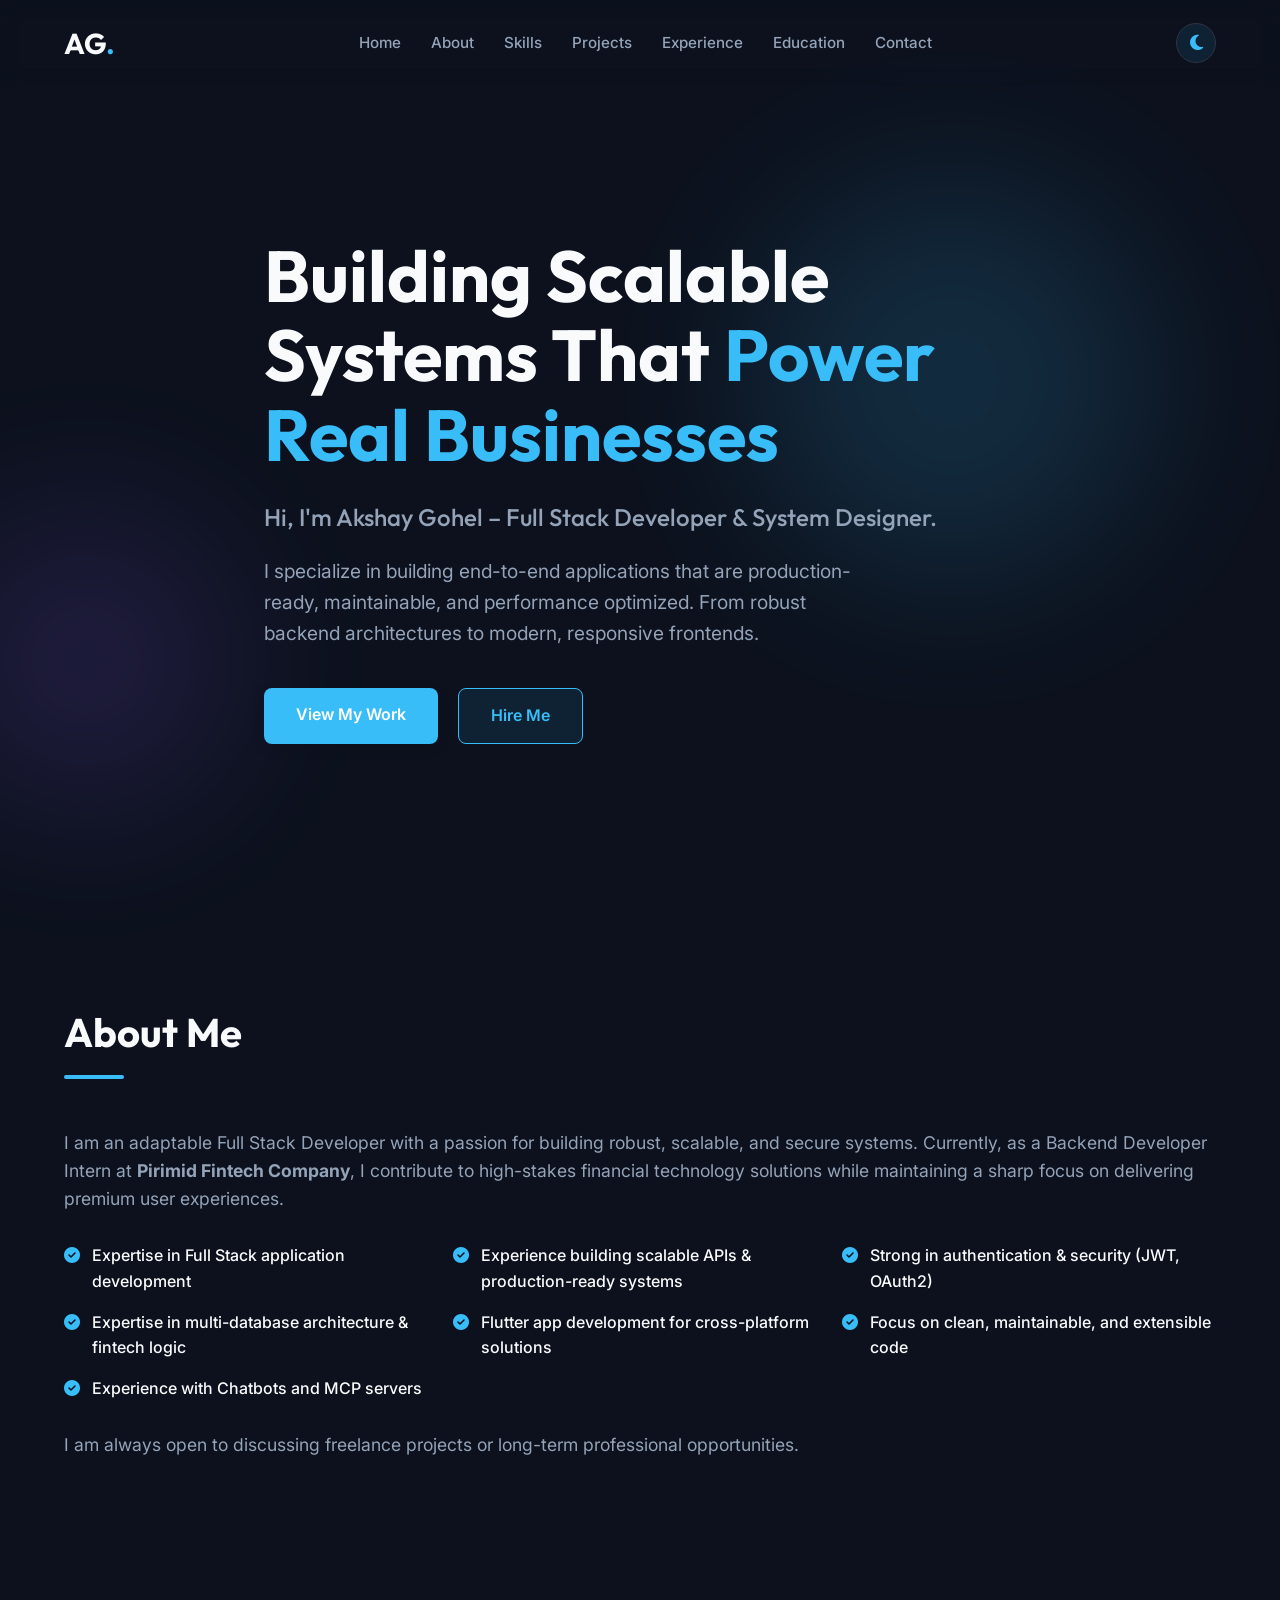
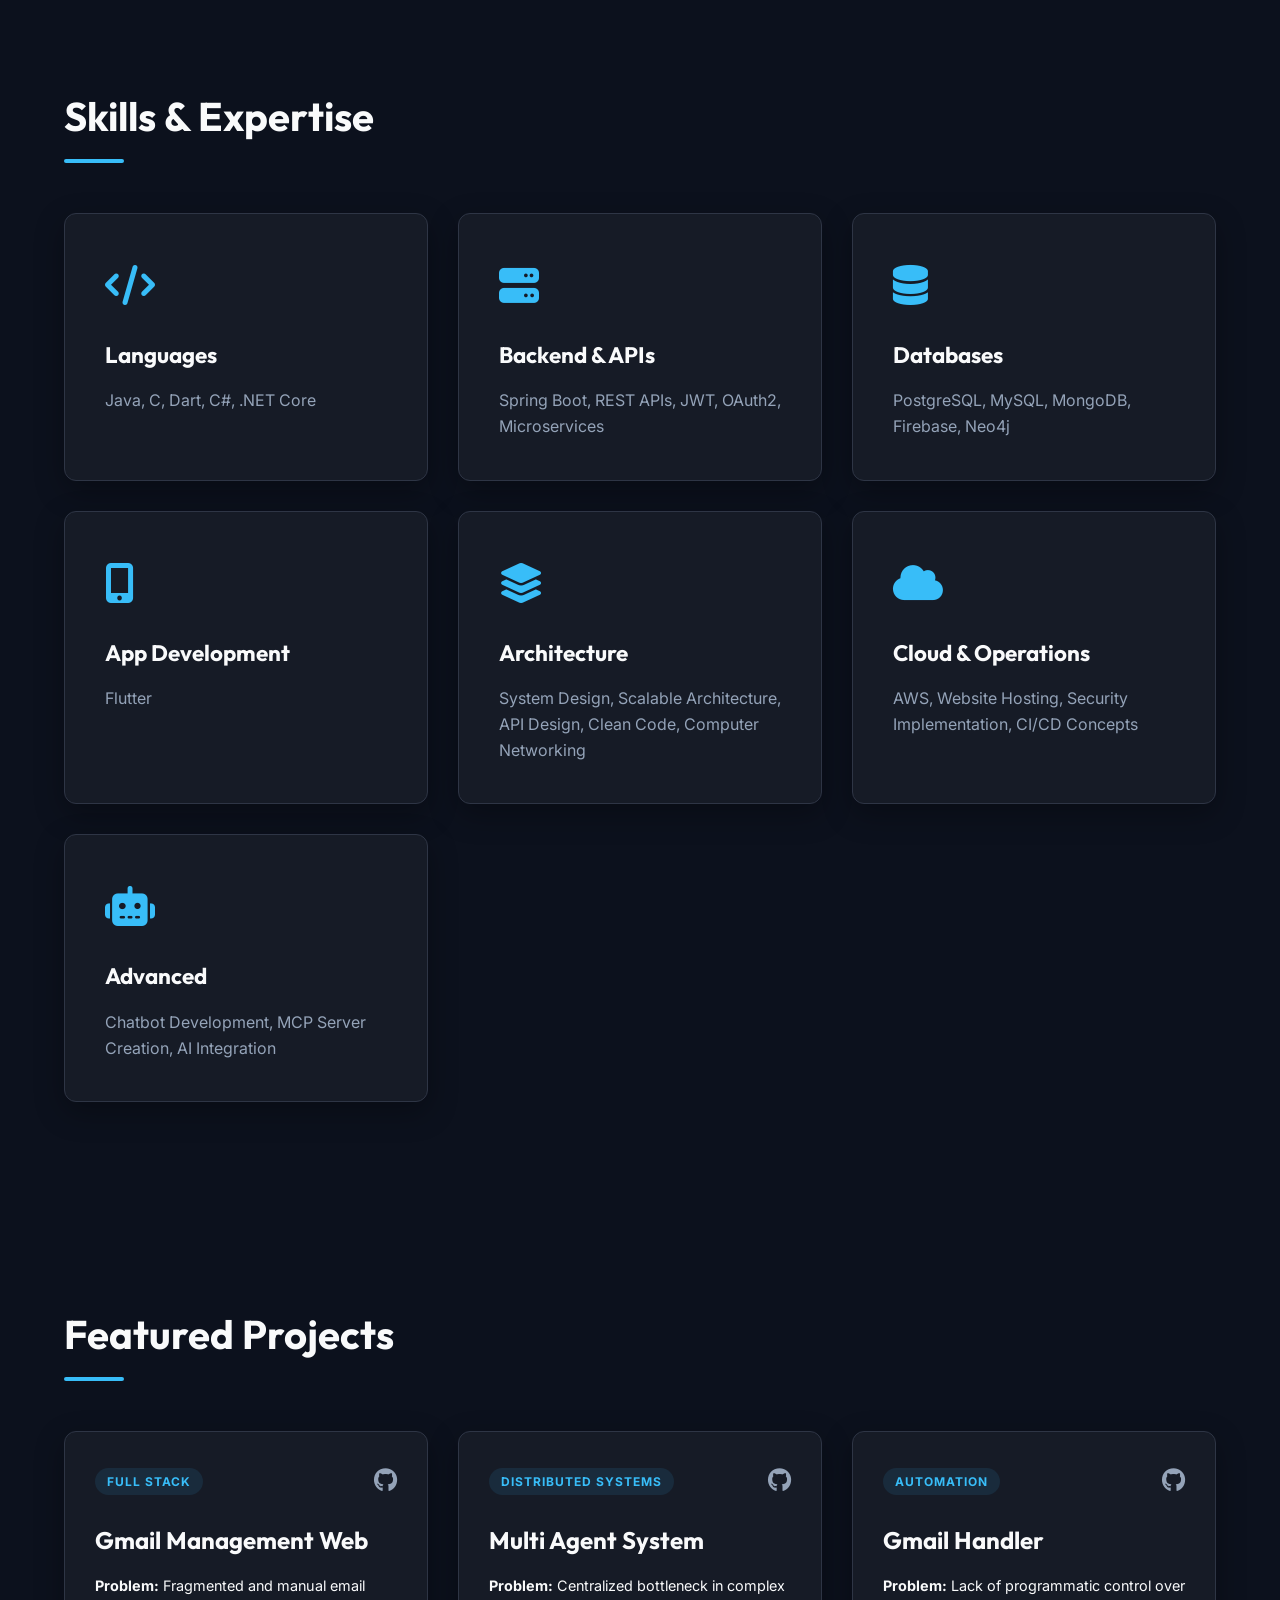
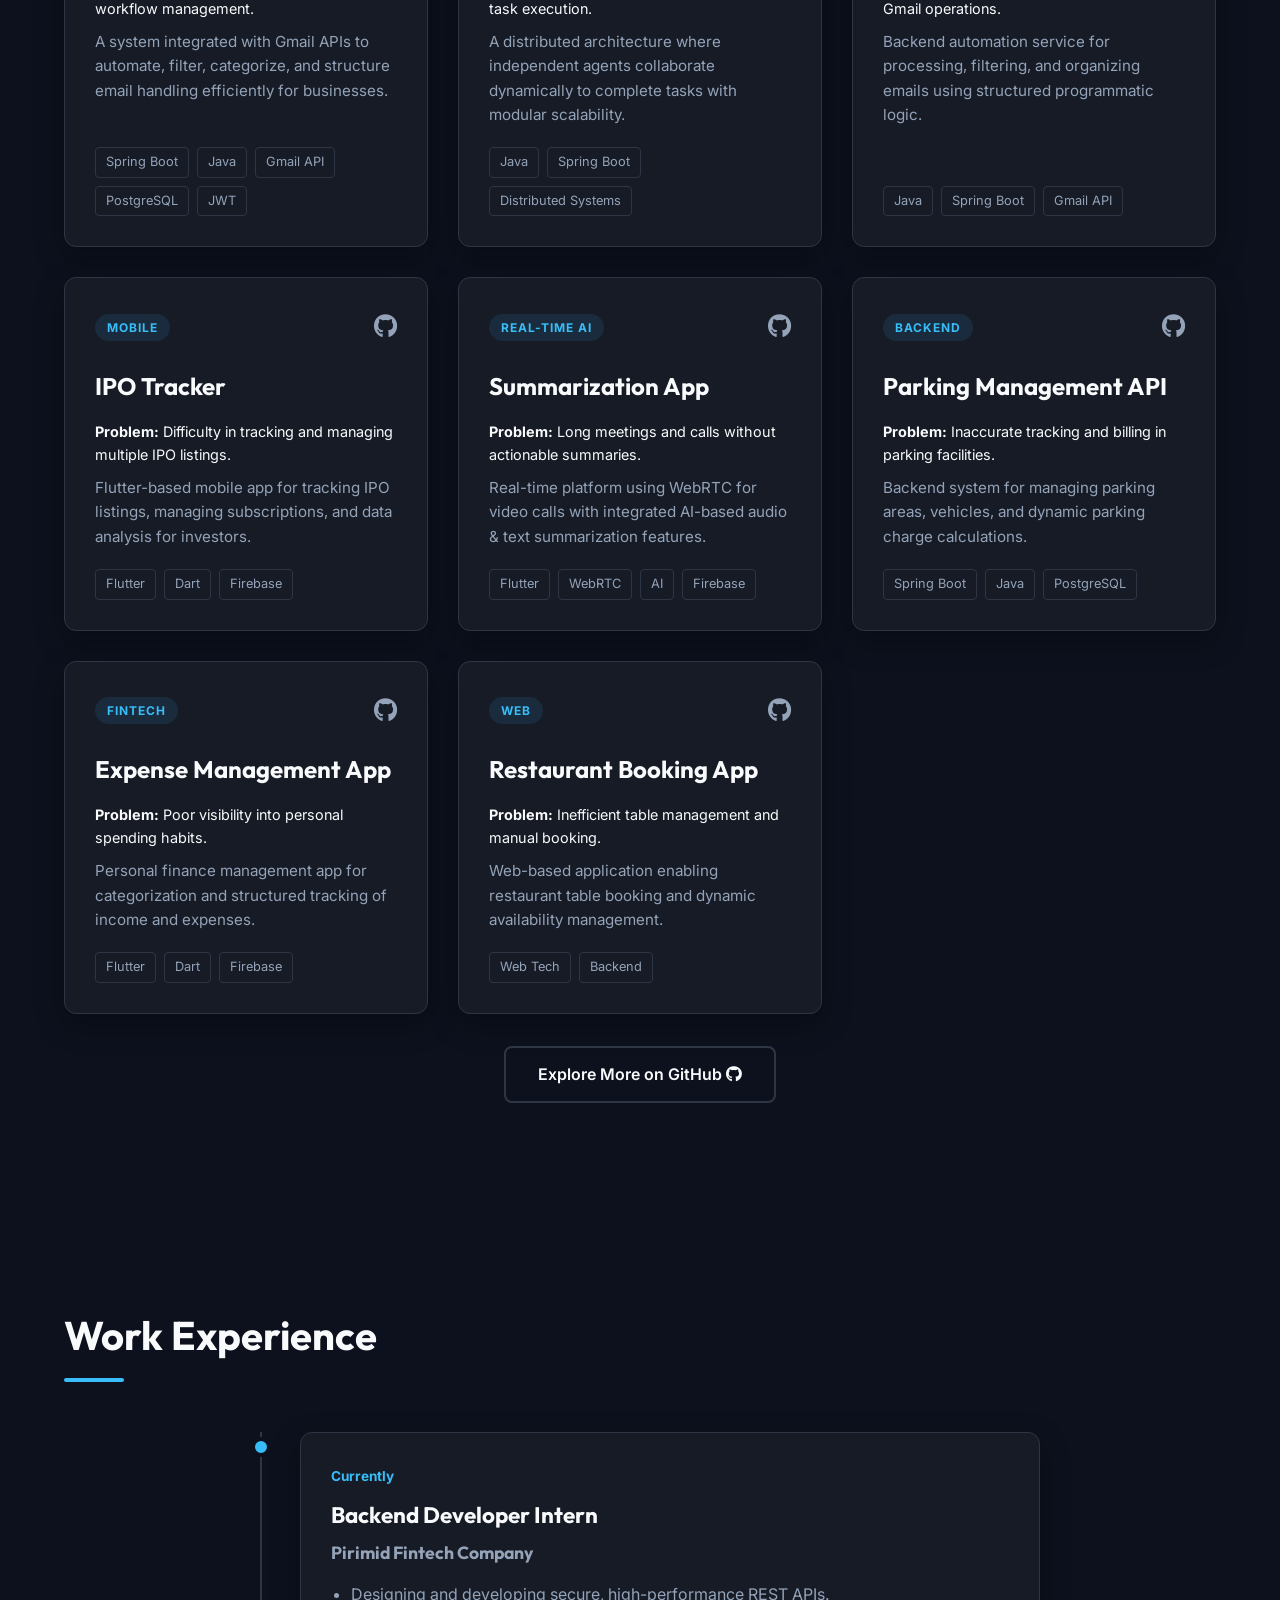
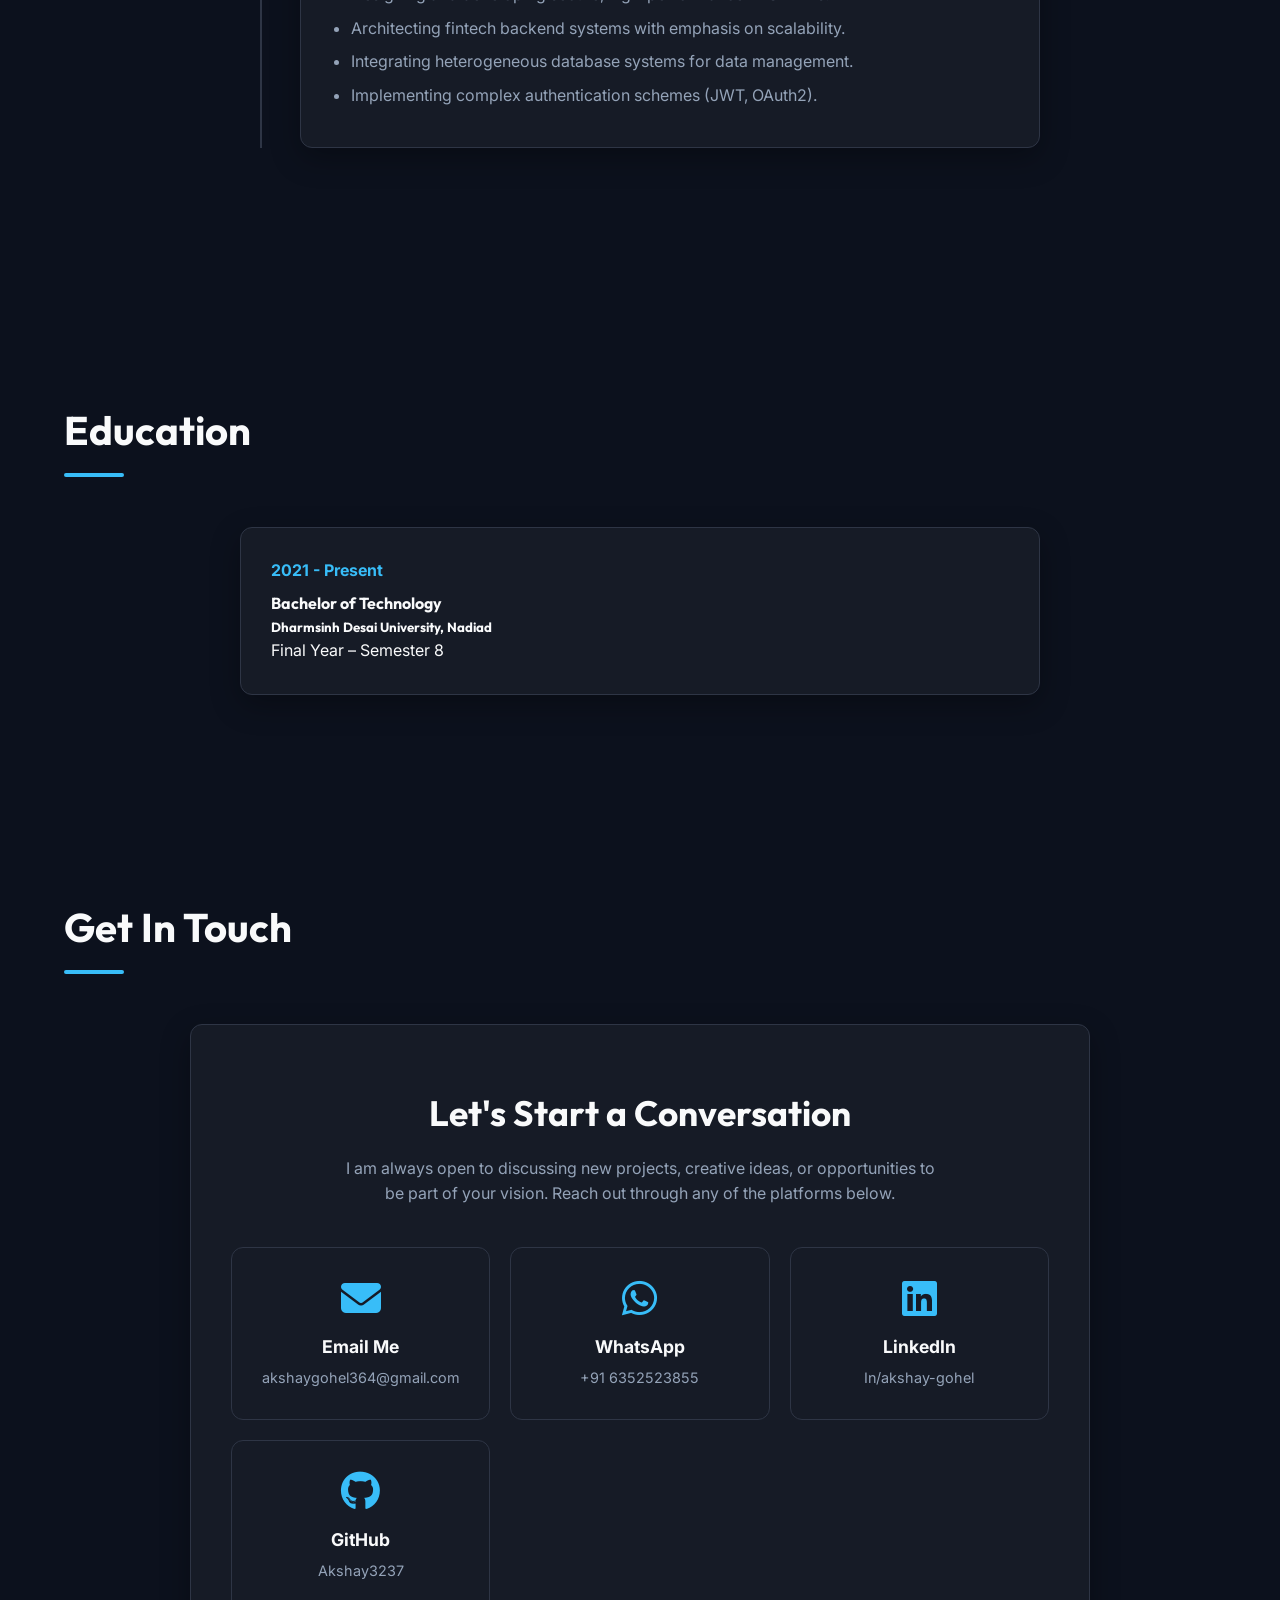
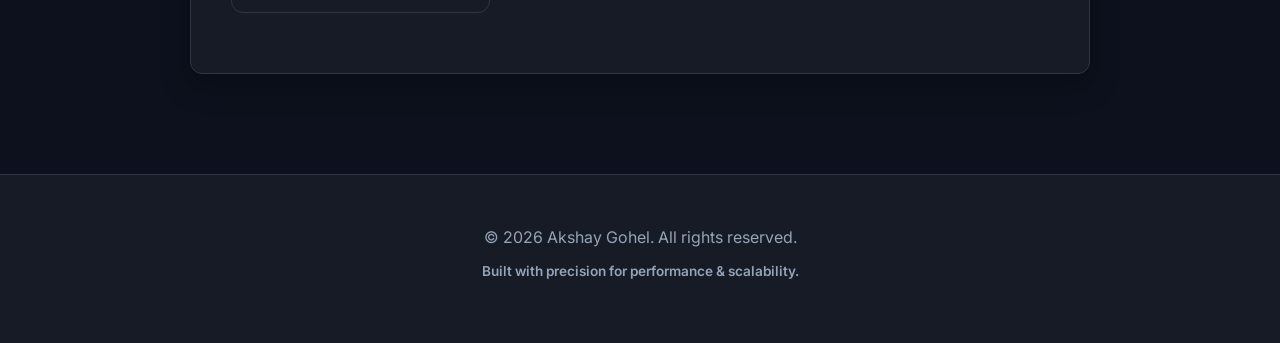
<file: index.html>
<!DOCTYPE html>
<html lang="en">

<head>
    <meta charset="UTF-8">
    <meta name="viewport" content="width=device-width, initial-scale=1.0">
    <title>Akshay Gohel | Full Stack Developer</title>
    <meta name="description"
        content="Portfolio of Akshay Gohel - Full Stack Developer specializing in production-ready systems, fintech solutions, and scalable architectures.">
    <link rel="stylesheet" href="style.css">
    <link rel="preconnect" href="https://fonts.googleapis.com">
    <link rel="preconnect" href="https://fonts.gstatic.com" crossorigin>
    <link
        href="https://fonts.googleapis.com/css2?family=Inter:wght@300;400;500;600;700;800&family=Outfit:wght@300;400;500;600;700;800&display=swap"
        rel="stylesheet">
    <link rel="stylesheet" href="https://cdnjs.cloudflare.com/ajax/libs/font-awesome/6.4.0/css/all.min.css">
</head>

<body class="theme-dark">
    <nav class="navbar" id="navbar">
        <div class="container nav-container">
            <a href="#home" class="logo">AG<span>.</span></a>
            <ul class="nav-links">
                <li><a href="#home">Home</a></li>
                <li><a href="#about">About</a></li>
                <li><a href="#skills">Skills</a></li>
                <li><a href="#projects">Projects</a></li>
                <li><a href="#experience">Experience</a></li>
                <li><a href="#education">Education</a></li>
                <li><a href="#contact">Contact</a></li>
            </ul>
            <div class="nav-actions">
                <div class="theme-switcher">
                    <button id="theme-btn" class="theme-btn" title="Switch Theme">
                        <i class="fas fa-moon"></i>
                    </button>
                    <div class="theme-dropdown" id="theme-dropdown">
                        <button data-theme="dark"><i class="fas fa-moon"></i> Dark</button>
                        <button data-theme="blue"><i class="fas fa-building"></i> Blue</button>
                        <button data-theme="light"><i class="fas fa-sun"></i> Light</button>
                    </div>
                </div>
                <button class="menu-toggle" id="menu-toggle">
                    <i class="fas fa-bars"></i>
                </button>
            </div>
        </div>
    </nav>

    <header id="home" class="hero">
        <div class="container hero-content">
            <h1 class="fade-in">Building Scalable Systems That <span>Power Real Businesses</span></h1>
            <h2 class="slide-up">Hi, I'm Akshay Gohel – Full Stack Developer & System Designer.</h2>
            <p class="slide-up">I specialize in building end-to-end applications that are production-ready,
                maintainable, and performance optimized. From robust backend architectures to modern, responsive
                frontends.</p>
            <div class="hero-btns slide-up">
                <a href="#projects" class="btn btn-primary">View My Work</a>
                <a href="#contact" class="btn btn-secondary">Hire Me</a>
            </div>
        </div>
        <div class="hero-shapes">
            <div class="shape shape-1"></div>
            <div class="shape shape-2"></div>
        </div>
    </header>

    <section id="about" class="about section">
        <div class="container">
            <h3 class="section-title">About Me</h3>
            <div class="about-grid">
                <div class="about-text">
                    <p>I am an adaptable Full Stack Developer with a passion for building robust, scalable, and secure
                        systems. Currently, as a Backend Developer Intern at <strong>Pirimid Fintech Company</strong>, I
                        contribute to high-stakes financial technology solutions while maintaining a sharp focus on
                        delivering premium user experiences.</p>
                    <ul class="about-highlights">
                        <li><i class="fas fa-check-circle"></i> Expertise in Full Stack application development</li>
                        <li><i class="fas fa-check-circle"></i> Experience building scalable APIs & production-ready
                            systems</li>
                        <li><i class="fas fa-check-circle"></i> Strong in authentication & security (JWT, OAuth2)</li>
                        <li><i class="fas fa-check-circle"></i> Expertise in multi-database architecture & fintech logic
                        </li>
                        <li><i class="fas fa-check-circle"></i> Flutter app development for cross-platform solutions
                        </li>
                        <li><i class="fas fa-check-circle"></i> Focus on clean, maintainable, and extensible code</li>
                        <li><i class="fas fa-check-circle"></i> Experience with Chatbots and MCP servers</li>
                    </ul>
                    <p>I am always open to discussing freelance projects or long-term professional opportunities.</p>
                </div>
            </div>
        </div>
    </section>

    <section id="skills" class="skills section">
        <div class="container">
            <h3 class="section-title">Skills & Expertise</h3>
            <div class="skills-grid">
                <div class="skill-card">
                    <div class="skill-icon"><i class="fas fa-code"></i></div>
                    <h4>Languages</h4>
                    <p>Java, C, Dart, C#, .NET Core</p>
                </div>
                <div class="skill-card">
                    <div class="skill-icon"><i class="fas fa-server"></i></div>
                    <h4>Backend & APIs</h4>
                    <p>Spring Boot, REST APIs, JWT, OAuth2, Microservices</p>
                </div>
                <div class="skill-card">
                    <div class="skill-icon"><i class="fas fa-database"></i></div>
                    <h4>Databases</h4>
                    <p>PostgreSQL, MySQL, MongoDB, Firebase, Neo4j</p>
                </div>
                <div class="skill-card">
                    <div class="skill-icon"><i class="fas fa-mobile-alt"></i></div>
                    <h4>App Development</h4>
                    <p>Flutter</p>
                </div>
                <div class="skill-card">
                    <div class="skill-icon"><i class="fas fa-layer-group"></i></div>
                    <h4>Architecture</h4>
                    <p>System Design, Scalable Architecture, API Design, Clean Code, Computer Networking</p>
                </div>
                <div class="skill-card">
                    <div class="skill-icon"><i class="fas fa-cloud"></i></div>
                    <h4>Cloud & Operations</h4>
                    <p>AWS, Website Hosting, Security Implementation, CI/CD Concepts</p>
                </div>
                <div class="skill-card">
                    <div class="skill-icon"><i class="fas fa-robot"></i></div>
                    <h4>Advanced</h4>
                    <p>Chatbot Development, MCP Server Creation, AI Integration</p>
                </div>
            </div>
        </div>
    </section>

    <section id="projects" class="projects section">
        <div class="container">
            <h3 class="section-title">Featured Projects</h3>
            <div class="projects-grid">
                <!-- Project 1 -->
                <div class="project-card">
                    <div class="project-header">
                        <span class="project-tag">Full Stack</span>
                        <a href="https://github.com/Akshay3237/Gmail_management_web" target="_blank"
                            class="github-link"><i class="fab fa-github"></i></a>
                    </div>
                    <h4>Gmail Management Web</h4>
                    <p class="problem"><strong>Problem:</strong> Fragmented and manual email workflow management.</p>
                    <p class="desc">A system integrated with Gmail APIs to automate, filter, categorize, and structure
                        email handling efficiently for businesses.</p>
                    <div class="tech-stack">
                        <span>Spring Boot</span><span>Java</span><span>Gmail
                            API</span><span>PostgreSQL</span><span>JWT</span>
                    </div>
                </div>

                <!-- Project 2 -->
                <div class="project-card">
                    <div class="project-header">
                        <span class="project-tag">Distributed Systems</span>
                        <a href="https://github.com/Akshay3237/multiAgentSystem1" target="_blank" class="github-link"><i
                                class="fab fa-github"></i></a>
                    </div>
                    <h4>Multi Agent System</h4>
                    <p class="problem"><strong>Problem:</strong> Centralized bottleneck in complex task execution.</p>
                    <p class="desc">A distributed architecture where independent agents collaborate dynamically to
                        complete tasks with modular scalability.</p>
                    <div class="tech-stack">
                        <span>Java</span><span>Spring Boot</span><span>Distributed Systems</span>
                    </div>
                </div>

                <!-- Project 3 -->
                <div class="project-card">
                    <div class="project-header">
                        <span class="project-tag">Automation</span>
                        <a href="https://github.com/Akshay3237/gmail_handler" target="_blank" class="github-link"><i
                                class="fab fa-github"></i></a>
                    </div>
                    <h4>Gmail Handler</h4>
                    <p class="problem"><strong>Problem:</strong> Lack of programmatic control over Gmail operations.</p>
                    <p class="desc">Backend automation service for processing, filtering, and organizing emails using
                        structured programmatic logic.</p>
                    <div class="tech-stack">
                        <span>Java</span><span>Spring Boot</span><span>Gmail API</span>
                    </div>
                </div>

                <!-- Project 4 -->
                <div class="project-card">
                    <div class="project-header">
                        <span class="project-tag">Mobile</span>
                        <a href="https://github.com/Akshay3237/IPO_Tracker" target="_blank" class="github-link"><i
                                class="fab fa-github"></i></a>
                    </div>
                    <h4>IPO Tracker</h4>
                    <p class="problem"><strong>Problem:</strong> Difficulty in tracking and managing multiple IPO
                        listings.</p>
                    <p class="desc">Flutter-based mobile app for tracking IPO listings, managing subscriptions, and data
                        analysis for investors.</p>
                    <div class="tech-stack">
                        <span>Flutter</span><span>Dart</span><span>Firebase</span>
                    </div>
                </div>

                <!-- Project 5 -->
                <div class="project-card">
                    <div class="project-header">
                        <span class="project-tag">Real-time AI</span>
                        <a href="https://github.com/Akshay3237/Summarization" target="_blank" class="github-link"><i
                                class="fab fa-github"></i></a>
                    </div>
                    <h4>Summarization App</h4>
                    <p class="problem"><strong>Problem:</strong> Long meetings and calls without actionable summaries.
                    </p>
                    <p class="desc">Real-time platform using WebRTC for video calls with integrated AI-based audio &
                        text summarization features.</p>
                    <div class="tech-stack">
                        <span>Flutter</span><span>WebRTC</span><span>AI</span><span>Firebase</span>
                    </div>
                </div>

                <!-- Project 6 -->
                <div class="project-card">
                    <div class="project-header">
                        <span class="project-tag">Backend</span>
                        <a href="https://github.com/Akshay3237/parking_management_api" target="_blank"
                            class="github-link"><i class="fab fa-github"></i></a>
                    </div>
                    <h4>Parking Management API</h4>
                    <p class="problem"><strong>Problem:</strong> Inaccurate tracking and billing in parking facilities.
                    </p>
                    <p class="desc">Backend system for managing parking areas, vehicles, and dynamic parking charge
                        calculations.</p>
                    <div class="tech-stack">
                        <span>Spring Boot</span><span>Java</span><span>PostgreSQL</span>
                    </div>
                </div>

                <!-- Project 7 -->
                <div class="project-card">
                    <div class="project-header">
                        <span class="project-tag">Fintech</span>
                        <a href="https://github.com/Akshay3237/expense_management_apk" target="_blank"
                            class="github-link"><i class="fab fa-github"></i></a>
                    </div>
                    <h4>Expense Management App</h4>
                    <p class="problem"><strong>Problem:</strong> Poor visibility into personal spending habits.</p>
                    <p class="desc">Personal finance management app for categorization and structured tracking of income
                        and expenses.</p>
                    <div class="tech-stack">
                        <span>Flutter</span><span>Dart</span><span>Firebase</span>
                    </div>
                </div>

                <!-- Project 8 -->
                <div class="project-card">
                    <div class="project-header">
                        <span class="project-tag">Web</span>
                        <a href="https://github.com/Akshay3237/RestaurantBookingApp" target="_blank"
                            class="github-link"><i class="fab fa-github"></i></a>
                    </div>
                    <h4>Restaurant Booking App</h4>
                    <p class="problem"><strong>Problem:</strong> Inefficient table management and manual booking.</p>
                    <p class="desc">Web-based application enabling restaurant table booking and dynamic availability
                        management.</p>
                    <div class="tech-stack">
                        <span>Web Tech</span><span>Backend</span>
                    </div>
                </div>
            </div>
            <div class="text-center mt-4">
                <a href="https://github.com/Akshay3237" target="_blank" class="btn btn-outline">Explore More on GitHub
                    <i class="fab fa-github"></i></a>
            </div>
        </div>
    </section>

    <section id="experience" class="experience section">
        <div class="container">
            <h3 class="section-title">Work Experience</h3>
            <div class="timeline">
                <div class="timeline-item">
                    <div class="timeline-dot"></div>
                    <div class="timeline-content">
                        <span class="time">Currently</span>
                        <h4>Backend Developer Intern</h4>
                        <h5>Pirimid Fintech Company</h5>
                        <ul>
                            <li>Designing and developing secure, high-performance REST APIs.</li>
                            <li>Architecting fintech backend systems with emphasis on scalability.</li>
                            <li>Integrating heterogeneous database systems for data management.</li>
                            <li>Implementing complex authentication schemes (JWT, OAuth2).</li>
                        </ul>
                    </div>
                </div>
            </div>
        </div>
    </section>

    <section id="education" class="education section">
        <div class="container">
            <h3 class="section-title">Education</h3>
            <div class="edu-card">
                <div class="edu-info">
                    <span class="edu-date">2021 - Present</span>
                    <h4>Bachelor of Technology</h4>
                    <h5>Dharmsinh Desai University, Nadiad</h5>
                    <p>Final Year – Semester 8</p>
                </div>
            </div>
        </div>
    </section>

    <section id="contact" class="contact section">
        <div class="container">
            <h3 class="section-title">Get In Touch</h3>
            <div class="contact-card">
                <div class="contact-header">
                    <h4>Let's Start a Conversation</h4>
                    <p>I am always open to discussing new projects, creative ideas, or opportunities to be part of your
                        vision. Reach out through any of the platforms below.</p>
                </div>
                <div class="contact-methods-grid">
                    <a href="mailto:akshaygohel364@gmail.com" class="contact-item">
                        <i class="fas fa-envelope"></i>
                        <span>Email Me</span>
                        <p>akshaygohel364@gmail.com</p>
                    </a>
                    <a href="https://wa.me/916352523855" class="contact-item">
                        <i class="fab fa-whatsapp"></i>
                        <span>WhatsApp</span>
                        <p>+91 6352523855</p>
                    </a>
                    <a href="https://www.linkedin.com/in/akshay-gohel-bb1b21211/" target="_blank" class="contact-item">
                        <i class="fab fa-linkedin"></i>
                        <span>LinkedIn</span>
                        <p>In/akshay-gohel</p>
                    </a>
                    <a href="https://github.com/Akshay3237" target="_blank" class="contact-item">
                        <i class="fab fa-github"></i>
                        <span>GitHub</span>
                        <p>Akshay3237</p>
                    </a>
                </div>
            </div>
        </div>
    </section>

    <footer class="footer">
        <div class="container">
            <p>&copy; 2026 Akshay Gohel. All rights reserved.</p>
            <p class="footer-tag">Built with precision for performance & scalability.</p>
        </div>
    </footer>

    <script src="script.js"></script>
</body>

</html>
</file>
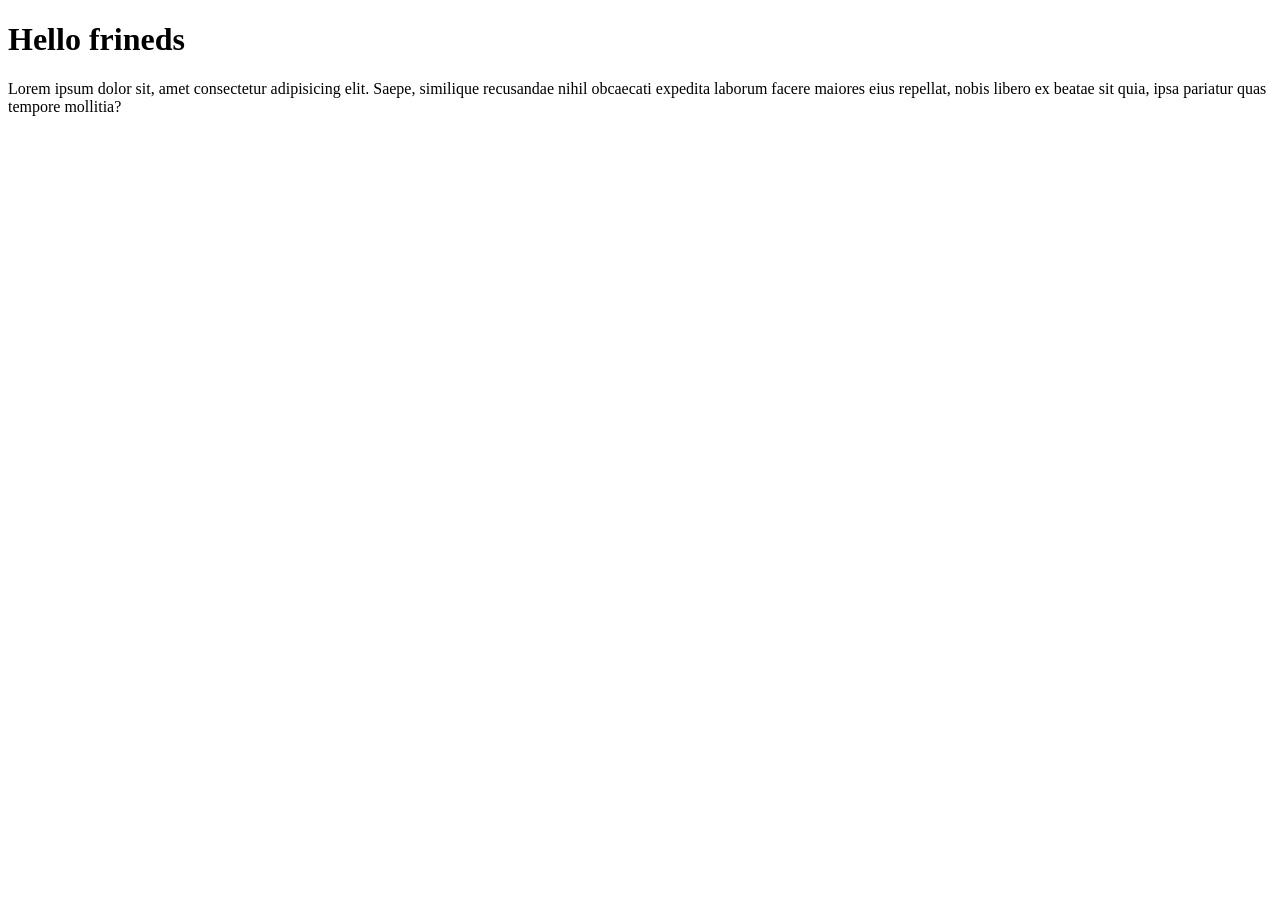
<file: first.html>
<!DOCTYPE html>
<html lang="en">
<head>
    <meta charset="UTF-8">
    <meta http-equiv="X-UA-Compatible" content="IE=edge">
    <meta name="viewport" content="width=device-width, initial-scale=1.0">
    <title>Document</title>
</head>
<body>
    <h1>Hello frineds</h1>
    Lorem ipsum dolor sit, amet consectetur adipisicing elit. Saepe, similique recusandae nihil obcaecati expedita laborum facere maiores eius repellat, nobis libero ex beatae sit quia, ipsa pariatur quas tempore mollitia?
</body>
</html>
</file>
<file: style.css>
:root {
    /* Transitions */
    --transition-fast: 0.2s cubic-bezier(0.4, 0, 0.2, 1);
    --transition-base: 0.3s cubic-bezier(0.4, 0, 0.2, 1);
    --transition-slow: 0.5s cubic-bezier(0.4, 0, 0.2, 1);

    /* Spacing */
    --section-padding: 100px 0;
    --container-width: 1200px;
    --border-radius: 12px;
}

/* Theme Variables */
.theme-dark {
    --bg-color: #0c111d;
    --bg-alt: #161b26;
    --text-primary: #f9fafb;
    --text-secondary: #94a3b8;
    --accent-color: #38bdf8;
    --accent-light: rgba(56, 189, 248, 0.1);
    --border-color: #2e3545;
    --nav-bg: rgba(12, 17, 29, 0.85);
    --card-bg: #161b26;
    --shadow: 0 10px 30px rgba(0, 0, 0, 0.3);
}

.theme-blue {
    --bg-color: #f0f7ff;
    --bg-alt: #ffffff;
    --text-primary: #0f172a;
    --text-secondary: #475569;
    --accent-color: #1e40af;
    --accent-light: rgba(30, 64, 175, 0.1);
    --border-color: #e2e8f0;
    --nav-bg: rgba(240, 247, 255, 0.85);
    --card-bg: #ffffff;
    --shadow: 0 10px 30px rgba(30, 64, 175, 0.08);
}

.theme-light {
    --bg-color: #ffffff;
    --bg-alt: #f8fafc;
    --text-primary: #0f172a;
    --text-secondary: #64748b;
    --accent-color: #2563eb;
    --accent-light: rgba(37, 99, 235, 0.1);
    --border-color: #e5e7eb;
    --nav-bg: rgba(255, 255, 255, 0.85);
    --card-bg: #ffffff;
    --shadow: 0 10px 30px rgba(0, 0, 0, 0.05);
}

/* Base Styles */
* {
    margin: 0;
    padding: 0;
    box-sizing: border-box;
}

html {
    scroll-behavior: smooth;
}

body {
    font-family: 'Inter', sans-serif;
    background-color: var(--bg-color);
    color: var(--text-primary);
    line-height: 1.6;
    transition: background-color var(--transition-base), color var(--transition-base);
    overflow-x: hidden;
}

h1,
h2,
h3,
h4,
h5,
.logo {
    font-family: 'Outfit', sans-serif;
    font-weight: 700;
}

a {
    text-decoration: none;
    color: inherit;
    transition: var(--transition-fast);
}

ul {
    list-style: none;
}

.container {
    max-width: var(--container-width);
    margin: 0 auto;
    padding: 0 24px;
}

.section {
    padding: var(--section-padding);
}

.section-title {
    font-size: 2.5rem;
    margin-bottom: 50px;
    position: relative;
    padding-bottom: 15px;
}

.section-title::after {
    content: '';
    position: absolute;
    bottom: 0;
    left: 0;
    width: 60px;
    height: 4px;
    background-color: var(--accent-color);
    border-radius: 2px;
}

.mt-4 {
    margin-top: 2rem;
}

.text-center {
    text-align: center !important;
}

div.text-center {
    text-align: center;
}

/* Navbar */
.navbar {
    position: fixed;
    top: 0;
    left: 0;
    width: 100%;
    z-index: 1000;
    padding: 20px 0;
    transition: var(--transition-base);
    backdrop-filter: blur(10px);
}

.navbar.scrolled {
    padding: 15px 0;
    background-color: var(--nav-bg);
    border-bottom: 1px solid var(--border-color);
    box-shadow: var(--shadow);
}

.nav-container {
    display: flex;
    justify-content: space-between;
    align-items: center;
}

.logo {
    font-size: 1.8rem;
    color: var(--text-primary);
}

.logo span {
    color: var(--accent-color);
}

.nav-links {
    display: flex;
    gap: 30px;
}

.nav-links a {
    font-size: 0.95rem;
    font-weight: 500;
    color: var(--text-secondary);
}

.nav-links a:hover,
.nav-links a.active {
    color: var(--accent-color);
}

.nav-actions {
    display: flex;
    align-items: center;
    gap: 20px;
}

/* Theme Switcher */
.theme-switcher {
    position: relative;
}

.theme-btn {
    background: var(--accent-light);
    border: 1px solid var(--border-color);
    color: var(--accent-color);
    width: 40px;
    height: 40px;
    border-radius: 50%;
    cursor: pointer;
    display: flex;
    align-items: center;
    justify-content: center;
    font-size: 1.1rem;
    transition: var(--transition-fast);
}

.theme-btn:hover {
    background: var(--accent-color);
    color: #fff;
}

.theme-dropdown {
    position: absolute;
    top: 50px;
    right: 0;
    background: var(--card-bg);
    border: 1px solid var(--border-color);
    border-radius: var(--border-radius);
    padding: 8px;
    width: 140px;
    box-shadow: var(--shadow);
    display: none;
    z-index: 1001;
}

.theme-dropdown.show {
    display: block;
    animation: fadeInDown 0.3s ease;
}

.theme-dropdown button {
    width: 100%;
    padding: 10px 15px;
    border: none;
    background: none;
    color: var(--text-primary);
    text-align: left;
    cursor: pointer;
    border-radius: 8px;
    display: flex;
    align-items: center;
    gap: 10px;
    font-family: inherit;
    transition: var(--transition-fast);
}

.theme-dropdown button:hover {
    background: var(--accent-light);
    color: var(--accent-color);
}

@keyframes fadeInDown {
    from {
        opacity: 0;
        transform: translateY(-10px);
    }

    to {
        opacity: 1;
        transform: translateY(0);
    }
}

.menu-toggle {
    display: none;
    background: none;
    border: none;
    color: var(--text-primary);
    font-size: 1.5rem;
    cursor: pointer;
}

/* Hero Section */
.hero {
    min-height: 100vh;
    display: flex;
    align-items: center;
    position: relative;
    padding-top: 80px;
}

.hero-content {
    max-width: 800px;
    z-index: 2;
}

.hero h1 {
    font-size: clamp(2.5rem, 8vw, 4.5rem);
    line-height: 1.1;
    margin-bottom: 24px;
}

.hero h1 span {
    color: var(--accent-color);
}

.hero h2 {
    font-size: 1.5rem;
    font-weight: 500;
    color: var(--text-secondary);
    margin-bottom: 20px;
}

.hero p {
    font-size: 1.2rem;
    color: var(--text-secondary);
    margin-bottom: 40px;
    max-width: 600px;
}

.hero-btns {
    display: flex;
    gap: 20px;
}

/* Buttons */
.btn {
    padding: 14px 32px;
    border-radius: 8px;
    font-weight: 600;
    cursor: pointer;
    display: inline-block;
    border: none;
    font-size: 1rem;
    font-family: inherit;
}

.btn-primary {
    background-color: var(--accent-color);
    color: #fff !important;
    box-shadow: 0 4px 14px rgba(0, 0, 0, 0.1);
}

.btn-primary:hover {
    transform: translateY(-2px);
    filter: brightness(1.1);
}

.btn-secondary {
    background-color: var(--accent-light);
    color: var(--accent-color) !important;
    border: 1px solid var(--accent-color);
}

.btn-secondary:hover {
    background-color: var(--accent-color);
    color: #fff !important;
}

.btn-outline {
    background-color: transparent;
    border: 2px solid var(--border-color);
    color: var(--text-primary);
}

.btn-outline:hover {
    border-color: var(--accent-color);
    color: var(--accent-color);
}

.w-100 {
    width: 100%;
}

/* Hero Shapes */
.hero-shapes .shape {
    position: absolute;
    filter: blur(80px);
    z-index: 1;
    opacity: 0.15;
}

.shape-1 {
    top: 20%;
    right: 10%;
    width: 400px;
    height: 400px;
    background: var(--accent-color);
    border-radius: 50%;
}

.shape-2 {
    bottom: 10%;
    left: -5%;
    width: 300px;
    height: 300px;
    background: #8b5cf6;
    border-radius: 50%;
}

/* About Section */
.about-grid {
    display: grid;
    grid-template-columns: 1fr;
    gap: 40px;
}

.about-text p {
    font-size: 1.1rem;
    color: var(--text-secondary);
    margin-bottom: 24px;
}

.about-highlights {
    display: grid;
    grid-template-columns: repeat(auto-fit, minmax(300px, 1fr));
    gap: 15px;
    margin: 30px 0;
}

.about-highlights li {
    display: flex;
    align-items: flex-start;
    gap: 12px;
    color: var(--text-primary);
    font-weight: 500;
}

.about-highlights i {
    color: var(--accent-color);
    margin-top: 4px;
}

/* Skills Section */
.skills-grid {
    display: grid;
    grid-template-columns: repeat(auto-fit, minmax(280px, 1fr));
    gap: 30px;
}

.skill-card {
    background: var(--card-bg);
    padding: 40px;
    border-radius: var(--border-radius);
    border: 1px solid var(--border-color);
    transition: var(--transition-base);
    box-shadow: var(--shadow);
}

.skill-card:hover {
    transform: translateY(-8px);
    border-color: var(--accent-color);
}

.skill-icon {
    font-size: 2.5rem;
    color: var(--accent-color);
    margin-bottom: 20px;
}

.skill-card h4 {
    font-size: 1.4rem;
    margin-bottom: 15px;
}

.skill-card p {
    color: var(--text-secondary);
}

/* Projects Section */
.projects-grid {
    display: grid;
    grid-template-columns: repeat(auto-fit, minmax(350px, 1fr));
    gap: 30px;
}

.project-card {
    background: var(--card-bg);
    border: 1px solid var(--border-color);
    border-radius: var(--border-radius);
    padding: 30px;
    transition: var(--transition-base);
    box-shadow: var(--shadow);
    display: flex;
    flex-direction: column;
}

.project-card:hover {
    transform: scale(1.02);
    border-color: var(--accent-color);
}

.project-header {
    display: flex;
    justify-content: space-between;
    align-items: center;
    margin-bottom: 20px;
}

.project-tag {
    font-size: 0.75rem;
    text-transform: uppercase;
    letter-spacing: 1px;
    font-weight: 700;
    color: var(--accent-color);
    background: var(--accent-light);
    padding: 4px 12px;
    border-radius: 20px;
}

.github-link {
    font-size: 1.5rem;
    color: var(--text-secondary);
}

.github-link:hover {
    color: var(--accent-color);
}

.project-card h4 {
    font-size: 1.5rem;
    margin-bottom: 15px;
}

.project-card .problem {
    font-size: 0.9rem;
    color: var(--text-primary);
    margin-bottom: 10px;
}

.project-card .desc {
    color: var(--text-secondary);
    font-size: 0.95rem;
    margin-bottom: 20px;
    flex-grow: 1;
}

.tech-stack {
    display: flex;
    flex-wrap: wrap;
    gap: 8px;
}

.tech-stack span {
    font-size: 0.8rem;
    background: var(--bg-alt);
    padding: 4px 10px;
    border-radius: 4px;
    border: 1px solid var(--border-color);
    color: var(--text-secondary);
}

/* Experience Section */
.timeline {
    position: relative;
    max-width: 800px;
    margin: 0 auto;
}

.timeline::before {
    content: '';
    position: absolute;
    width: 2px;
    background: var(--border-color);
    top: 0;
    bottom: 0;
    left: 20px;
}

.timeline-item {
    position: relative;
    padding-left: 60px;
    margin-bottom: 50px;
}

.timeline-dot {
    position: absolute;
    width: 20px;
    height: 20px;
    background: var(--accent-color);
    border-radius: 50%;
    left: 11px;
    top: 5px;
    border: 4px solid var(--bg-color);
}

.timeline-content {
    background: var(--card-bg);
    padding: 30px;
    border-radius: var(--border-radius);
    border: 1px solid var(--border-color);
    box-shadow: var(--shadow);
}

.time {
    display: inline-block;
    font-size: 0.85rem;
    font-weight: 700;
    color: var(--accent-color);
    margin-bottom: 10px;
}

.timeline-content h4 {
    font-size: 1.4rem;
    margin-bottom: 5px;
}

.timeline-content h5 {
    font-size: 1.1rem;
    color: var(--text-secondary);
    margin-bottom: 15px;
}

.timeline-content ul {
    list-style: disc;
    padding-left: 20px;
    color: var(--text-secondary);
}

.timeline-content li {
    margin-bottom: 8px;
}

/* Education Section */
.edu-card {
    background: var(--card-bg);
    border: 1px solid var(--border-color);
    border-radius: var(--border-radius);
    padding: 30px;
    max-width: 800px;
    margin: 0 auto;
    display: flex;
    align-items: center;
    box-shadow: var(--shadow);
}

.edu-date {
    color: var(--accent-color);
    font-weight: 700;
    margin-bottom: 8px;
    display: block;
}

/* Contact Section Refined */
.contact-card {
    background: var(--card-bg);
    border: 1px solid var(--border-color);
    border-radius: var(--border-radius);
    padding: 60px 40px;
    box-shadow: var(--shadow);
    text-align: center;
    max-width: 900px;
    margin: 0 auto;
}

.contact-header h4 {
    font-size: 2.2rem;
    margin-bottom: 15px;
}

.contact-header p {
    color: var(--text-secondary);
    margin-bottom: 40px;
    max-width: 600px;
    margin-left: auto;
    margin-right: auto;
}

.contact-methods-grid {
    display: grid;
    grid-template-columns: repeat(auto-fit, minmax(200px, 1fr));
    gap: 20px;
}

.contact-item {
    background: var(--bg-alt);
    border: 1px solid var(--border-color);
    border-radius: 12px;
    padding: 30px 20px;
    display: flex;
    flex-direction: column;
    align-items: center;
    transition: var(--transition-base);
}

.contact-item:hover {
    transform: translateY(-5px);
    border-color: var(--accent-color);
    background: var(--accent-light);
}

.contact-item i {
    font-size: 2.5rem;
    color: var(--accent-color);
    margin-bottom: 15px;
}

.contact-item span {
    font-weight: 700;
    font-size: 1.1rem;
    margin-bottom: 5px;
    color: var(--text-primary);
}

.contact-item p {
    font-size: 0.9rem;
    color: var(--text-secondary);
}

/* Footer */
.footer {
    padding: 50px 0;
    background: var(--bg-alt);
    border-top: 1px solid var(--border-color);
    text-align: center;
}

.footer p {
    color: var(--text-secondary);
    margin-bottom: 10px;
}

.footer-tag {
    font-size: 0.85rem;
    font-weight: 600;
}

/* Animations */
.fade-in {
    opacity: 0;
    animation: fadeIn 1s forwards;
}

.slide-up {
    opacity: 0;
    transform: translateY(30px);
    animation: slideUp 0.8s forwards;
    animation-delay: 0.3s;
}

@keyframes fadeIn {
    to {
        opacity: 1;
    }
}

@keyframes slideUp {
    to {
        opacity: 1;
        transform: translateY(0);
    }
}

/* Responsive */
@media (max-width: 991px) {
    .contact-grid {
        grid-template-columns: 1fr;
    }

    .section-title {
        font-size: 2rem;
    }
}

@media (max-width: 768px) {
    .nav-links {
        display: none;
        position: absolute;
        top: 100%;
        left: 0;
        width: 100%;
        background: var(--card-bg);
        flex-direction: column;
        padding: 30px;
        gap: 20px;
        border-bottom: 1px solid var(--border-color);
    }

    .nav-links.show {
        display: flex;
    }

    .menu-toggle {
        display: block;
    }

    .hero h1 {
        font-size: 3rem;
    }

    .about-highlights {
        grid-template-columns: 1fr;
    }
}
</file>
